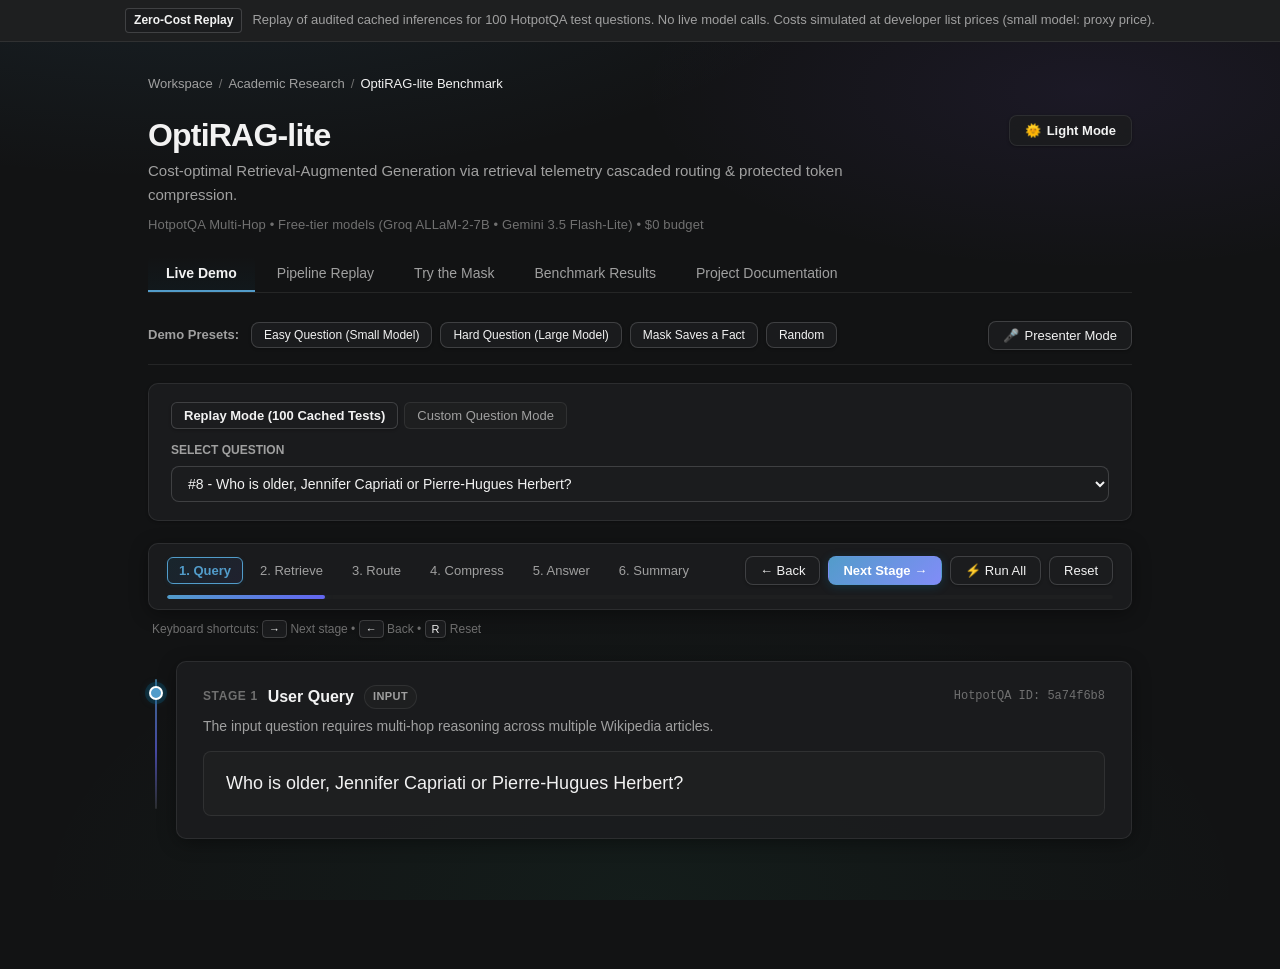
<file: demo_site/index.html>
<!DOCTYPE html>
<html lang="en" data-theme="dark">
<head>
  <meta charset="UTF-8">
  <meta name="viewport" content="width=device-width, initial-scale=1.0">
  <title>OptiRAG-lite &bull; Cost-Optimal RAG Optimization &amp; PTM Compression</title>
  <link rel="stylesheet" href="style.css">
</head>
<body>

  <!-- Top Notice Banner -->
  <div class="notion-banner">
    <span class="notion-pill">Zero-Cost Replay</span>
    <span>Replay of audited cached inferences for 100 HotpotQA test questions. No live model calls. Costs simulated at developer list prices (small model: proxy price).</span>
  </div>

  <div class="notion-layout">
    <!-- Breadcrumb Navigation -->
    <div class="breadcrumbs">
      <span>Workspace</span>
      <span class="sep">/</span>
      <span>Academic Research</span>
      <span class="sep">/</span>
      <span style="color: var(--text-primary); font-weight: 500;">OptiRAG-lite Benchmark</span>
    </div>

    <!-- Page Header (Simplified & Minimalist) -->
    <div class="page-title-row">
      <div>
        <h1 class="page-title">OptiRAG-lite</h1>
        <p class="page-desc">
          Cost-optimal Retrieval-Augmented Generation via retrieval telemetry cascaded routing &amp; protected token compression.
        </p>
        <div class="header-metadata">
          HotpotQA Multi-Hop &bull; Free-tier models (Groq ALLaM-2-7B &bull; Gemini 3.5 Flash-Lite) &bull; $0 budget
        </div>
      </div>
      <div>
        <button id="btnThemeToggle" class="theme-toggle-btn" title="Toggle Light/Dark Theme">
          <span id="themeIcon">🌞</span>
          <span id="themeLabel">Light Mode</span>
        </button>
      </div>
    </div>

    <!-- Navigation Tabs (Clean text, zero emoji clutter) -->
    <div class="notion-views-bar" role="tablist">
      <button class="tab-btn active" data-tab="live" role="tab">Live Demo</button>
      <button class="tab-btn" data-tab="pipeline" role="tab">Pipeline Replay</button>
      <button class="tab-btn" data-tab="mask" role="tab">Try the Mask</button>
      <button class="tab-btn" data-tab="results" role="tab">Benchmark Results</button>
      <button class="tab-btn" data-tab="about" role="tab">Project Documentation</button>
    </div>

    <!-- ============================================================== -->
    <!-- TAB 1: LIVE DEMO (NEW INTERACTIVE STEPPER) -->
    <!-- ============================================================== -->
    <section id="tab-live" class="tab-content active">

      <!-- Presets & Presenter Mode Bar -->
      <div class="live-presets-bar">
        <span class="preset-label">Demo Presets:</span>
        <button class="notion-btn live-preset-btn" id="livePresetEasy" title="Query routed to Small model that answers correctly">Easy Question (Small Model)</button>
        <button class="notion-btn live-preset-btn" id="livePresetHard" title="Query requiring escalation to Large model">Hard Question (Large Model)</button>
        <button class="notion-btn live-preset-btn" id="livePresetMask" title="Query where PTM protected facts from being dropped">Mask Saves a Fact</button>
        <button class="notion-btn live-preset-btn" id="livePresetRandom" title="Pick a random query from the 100 test questions">Random</button>
        
        <div style="margin-left: auto; display: flex; align-items: center; gap: 8px;">
          <button class="notion-btn" id="btnPresenterMode" title="Toggle larger fonts, keyboard stepping, and clean layout for presentations">
            <span id="presenterIcon">🎤</span>
            <span id="presenterText">Presenter Mode</span>
          </button>
        </div>
      </div>

      <!-- Mode Selector & Question Input Area -->
      <div class="live-input-container">
        <div class="live-mode-switch">
          <button class="mode-pill active" id="btnModeReplay">Replay Mode (100 Cached Tests)</button>
          <button class="mode-pill" id="btnModeCustom">Custom Question Mode</button>
        </div>

        <!-- Replay Mode: Question Selector -->
        <div id="liveReplayWrap" class="live-selector-wrap">
          <label style="font-size: 12px; font-weight: 600; text-transform: uppercase; color: var(--text-secondary); margin-bottom: 6px; display: block;">Select Question</label>
          <select id="liveQuerySelect" style="width: 100%;">
            <option value="">Loading test questions...</option>
          </select>
        </div>

        <!-- Custom Mode: Freeform Input -->
        <div id="liveCustomWrap" class="live-custom-wrap" style="display: none;">
          <label style="font-size: 12px; font-weight: 600; text-transform: uppercase; color: var(--text-secondary); margin-bottom: 6px; display: block;">Type Any Question</label>
          <div style="display: flex; gap: 8px;">
            <input type="text" id="liveCustomInput" placeholder="Type a multi-hop question (e.g. When was the singer of the Commodores born?)..." style="flex: 1;">
            <button class="notion-btn primary" id="btnLiveCustomRun">Match &amp; Run</button>
          </div>
          <div id="liveCustomNote" class="live-custom-note" style="display: none;"></div>
        </div>
      </div>

      <!-- Stepper Progress & Action Controls -->
      <div class="stepper-nav-bar">
        <div class="stepper-nav-top">
          <div class="stepper-pills">
            <button class="step-pill active" data-step="1">1. Query</button>
            <button class="step-pill" data-step="2">2. Retrieve</button>
            <button class="step-pill" data-step="3">3. Route</button>
            <button class="step-pill" data-step="4">4. Compress</button>
            <button class="step-pill" data-step="5">5. Answer</button>
            <button class="step-pill" data-step="6">6. Summary</button>
          </div>
          <div class="stepper-actions">
            <button class="notion-btn" id="btnLivePrev" title="Previous Stage (Left Arrow)">← Back</button>
            <button class="notion-btn primary" id="btnLiveNext" title="Next Stage (Right Arrow)">Next Stage →</button>
            <button class="notion-btn" id="btnLiveRunAll" title="Run all pipeline stages automatically">⚡ Run All</button>
            <button class="notion-btn" id="btnLiveReset" title="Reset to start (R)">Reset</button>
          </div>
        </div>
        <div class="stepper-progress-track">
          <div class="stepper-progress-fill" id="liveProgressFill" style="width: 16.66%;"></div>
        </div>
      </div>
      <div class="stepper-hint">
        <span>Keyboard shortcuts: <kbd>→</kbd> Next stage &bull; <kbd>←</kbd> Back &bull; <kbd>R</kbd> Reset</span>
      </div>

      <!-- Stepper Stages Container with Flow Spine -->
      <div class="flow-stepper-wrap">
        <div class="flow-spine-line" id="flowSpineLine"></div>
        <div id="liveStepperContainer">

          <!-- Stage 1: Query -->
          <div class="stepper-card flow-step" id="liveStep1">
            <div class="flow-node active" id="flowNode1"></div>
            <div class="stage-header">
              <span class="stage-num">Stage 1</span>
              <span class="stage-title">User Query</span>
              <span class="stage-io-badge input">INPUT</span>
              <span id="liveQidBadge" style="margin-left: auto; font-size: 12px; color: var(--text-tertiary); font-family: 'SFMono-Regular', Menlo, monospace;"></span>
            </div>
            <div class="stage-summary">
              The input question requires multi-hop reasoning across multiple Wikipedia articles.
            </div>
            <div class="stage-body">
              <div class="live-query-display" id="liveQuestionText">Loading question...</div>
            </div>
          </div>

          <!-- Stage 2: Retrieve -->
          <div class="stepper-card flow-step hidden" id="liveStep2">
            <div class="flow-node" id="flowNode2"></div>
            <div class="stage-header">
              <span class="stage-num">Stage 2</span>
              <span class="stage-title">Dense Retrieval &amp; Confidence</span>
              <span class="stage-io-badge output">OUTPUT: TOP-5 PASSAGES</span>
              <span id="liveRetrievalConfidenceBadge" class="badge-notion success" style="margin-left: auto;">Retrieval Confidence: High</span>
            </div>
            <div class="stage-summary">
              Retrieved top-5 passages using MiniLM embeddings and FAISS index. Telemetry signals quantify retrieval ambiguity.
            </div>
            <div class="stage-body">
              <div class="live-passages-list" id="livePassagesList"></div>
            </div>
          </div>

          <!-- Stage 3: Route -->
          <div class="stepper-card flow-step hidden" id="liveStep3">
            <div class="flow-node" id="flowNode3"></div>
            <div class="stage-header">
              <span class="stage-num">Stage 3</span>
              <span class="stage-title">Cascade Routing</span>
              <span class="stage-io-badge output">DECISION</span>
              <span id="liveRouteDecisionBadge" class="badge-notion success" style="margin-left: auto;">ROUTE TO SMALL MODEL</span>
            </div>
            <div class="stage-summary">
              Classifier evaluates retrieval confidence to decide if the cheap 7B model is sufficient or if the frontier model is needed.
            </div>
            <div class="stage-body">
              <div class="live-route-explanation" id="liveRouteReasonText">
                Retrieval confidence is high and multi-hop complexity is low, so the fast 7B model is sufficient to answer accurately at 90% lower cost.
              </div>
              <div class="route-gate-diagram" id="liveRouteGateDiagram">
                <div class="gate-node input-node">
                  <span class="node-label">Telemetry Hardness Score</span>
                  <span class="node-val" id="liveRouteGateVal">P(hard) = 0.417</span>
                </div>
                <div class="gate-branch-split">
                  <div class="gate-branch-arm" id="gateArmSmall">
                    <div class="gate-branch-header">
                      <span class="arm-cond">&lt; 0.520 Threshold</span>
                      <span class="arm-tag small">Cost: $0.02 / 1k</span>
                    </div>
                    <div class="gate-branch-title">Small Tier: ALLaM-2-7B</div>
                  </div>
                  <div class="gate-branch-arm" id="gateArmLarge">
                    <div class="gate-branch-header">
                      <span class="arm-cond">&ge; 0.520 Threshold</span>
                      <span class="arm-tag large">Cost: $0.23 / 1k</span>
                    </div>
                    <div class="gate-branch-title">Large Tier: Gemini 3.5 Flash-Lite</div>
                  </div>
                </div>
              </div>
            </div>
          </div>

          <!-- Stage 4: Compress -->
          <div class="stepper-card flow-step hidden" id="liveStep4">
            <div class="flow-node" id="flowNode4"></div>
            <div class="stage-header">
              <span class="stage-num">Stage 4</span>
              <span class="stage-title">PTM Context Compression</span>
              <span class="stage-io-badge output">COMPRESSED CONTEXT</span>
              <span id="liveCompressionBadge" class="badge-notion info" style="margin-left: auto;">41% Shorter &bull; 536 → 318 tokens</span>
            </div>
            <div class="stage-summary">
              LLMLingua-2 prunes filler text while the Protected Token Mask (PTM) locks in numbers, dates, currency, and negations in color.
            </div>
            <div class="stage-body">
              <div class="compression-flow-meter" id="liveCompressionMeter">
                <div class="flow-meter-bar">
                  <div class="flow-meter-retained" id="liveMeterRetained" style="width: 59%;"></div>
                  <div class="flow-meter-pruned" id="liveMeterPruned" style="width: 41%;"></div>
                </div>
                <div class="flow-meter-legend">
                  <span class="meter-legend-item"><span class="legend-dot retained"></span> <span id="liveMeterRetainedText">Retained Context (318 tokens)</span></span>
                  <span class="meter-legend-item"><span class="legend-dot pruned"></span> <span id="liveMeterPrunedText">Pruned Peripheral Tokens (-41%)</span></span>
                </div>
              </div>
              <div class="live-compress-compare">
                <div class="compress-col">
                  <div class="compress-col-title">Original Context (Protected Spans &amp; Pruned Faded Text)</div>
                  <div class="doc-text live-context-box" id="liveOrigContextView"></div>
                </div>
                <div class="compress-col">
                  <div class="compress-col-title">Compressed Context (Preserved Facts)</div>
                  <div class="doc-text live-context-box" id="liveCompContextView"></div>
                </div>
              </div>
            </div>
          </div>

          <!-- Stage 5: Answer -->
          <div class="stepper-card flow-step hidden" id="liveStep5">
            <div class="flow-node" id="flowNode5"></div>
            <div class="stage-header">
              <span class="stage-num">Stage 5</span>
              <span class="stage-title">Final Generation &amp; Evaluation</span>
              <span class="stage-io-badge output">FINAL ANSWER</span>
              <span id="liveModelBadge" class="badge-notion info" style="margin-left: auto;">Served by Small Tier (ALLaM-2-7B)</span>
            </div>
            <div class="stage-summary">
              The selected model generates the final answer using the compressed context.
            </div>
            <div class="stage-body">
              <div class="live-answer-card">
                <div class="live-answer-text" id="liveAnswerText">"..."</div>
                <div class="live-gold-reveal-wrap">
                  <button class="notion-btn" id="btnLiveRevealGold">Reveal Ground Truth</button>
                  <div id="liveGoldContainer" style="display: none; align-items: center; gap: 10px;">
                    <span style="font-size: 13px; font-weight: 600; text-transform: uppercase; color: var(--text-secondary);">Ground Truth:</span>
                    <span id="liveGoldAnswerText" class="badge-notion success" style="font-size: 15px;"></span>
                    <span id="liveEvalStatusBadge" class="badge-notion"></span>
                  </div>
                </div>
              </div>
            </div>
          </div>

          <!-- Stage 6: Summary Strip -->
          <div class="stepper-card flow-step hidden" id="liveStep6">
            <div class="flow-node" id="flowNode6"></div>
            <div class="stage-header">
              <span class="stage-num">Stage 6</span>
              <span class="stage-title">Pipeline Impact Summary</span>
              <span class="stage-io-badge output">OPTIMIZATION RESULT</span>
            </div>
            <div class="stage-summary">
              One-line comparison between standard uncompressed large-model baseline and the OptiRAG pipeline.
            </div>
            <div class="stage-body">
              <div class="live-summary-strip" id="liveSummaryStrip"></div>
            </div>
          </div>

        </div>
      </div>
    </section>

    <!-- ============================================================== -->
    <!-- TAB 2: PIPELINE REPLAY (SIMPLIFIED & CLEANED) -->
    <!-- ============================================================== -->
    <section id="tab-pipeline" class="tab-content">

      <!-- Query Selector -->
      <div class="query-picker-wrap">
        <div class="search-field">
          <input type="text" id="querySearch" placeholder="Type to filter 100 test questions by keyword or ID..." autocomplete="off">
          <select id="querySelect" style="margin-top: 8px;">
            <option value="">Loading test questions...</option>
          </select>
        </div>
        <div style="display: flex; align-items: flex-end;">
          <button id="btnRandom" class="notion-btn">Random Question</button>
        </div>
      </div>

      <!-- Step 1: Question & Gold Answer -->
      <div class="notion-block">
        <div class="block-header">
          <span class="block-title">1. Question &amp; Target</span>
          <span id="qidBadge" style="margin-left: auto; font-size: 13px; color: var(--text-tertiary); font-family: 'SFMono-Regular', Menlo, monospace;"></span>
        </div>
        <p class="block-plain-desc">Multi-hop query evaluated against HotpotQA distractor Wikipedia passages.</p>
        <div class="question-card">
          <div id="questionText" class="q-main-text">Loading question...</div>
          <div style="display: flex; align-items: center; gap: 12px; flex-wrap: wrap;">
            <button id="btnRevealGold" class="notion-btn">Reveal Gold Answer</button>
            <div id="goldAnswerContainer" style="display: none; align-items: center; gap: 8px;">
              <span style="font-size: 13px; font-weight: 600; text-transform: uppercase; color: var(--text-secondary);">Ground Truth:</span>
              <span id="goldAnswerText" class="badge-notion success" style="font-size: 15px;"></span>
            </div>
          </div>
        </div>
      </div>

      <!-- Step 2: Dense Retrieval Chunks & Telemetry -->
      <div class="notion-block">
        <div class="block-header">
          <span class="block-title">2. Dense Retrieval (Top-5 Passages)</span>
          <span id="retrievalCoverageBadge" style="margin-left: auto; display: none;"></span>
        </div>
        <p class="block-plain-desc">Top 5 passages retrieved using MiniLM-L6-v2 embeddings with inner-product FAISS index.</p>
        
        <div id="chunksList" class="chunks-container">
          <!-- Populated by JS -->
        </div>

        <!-- Telemetry collapsed by default to avoid clutter -->
        <details class="details-toggle" id="telemetryDetails">
          <summary class="details-summary">Show telemetry metrics (8 retrieval signals &amp; score distribution)</summary>
          <div class="details-content">
            <div class="telemetry-grid" id="telemetryStrip">
              <!-- 8 Telemetry Features -->
            </div>
          </div>
        </details>
      </div>

      <!-- Step 3: Cascade Router Decision -->
      <div class="notion-block">
        <div class="block-header">
          <span class="block-title">3. Cascade Router Decision</span>
        </div>
        <p class="block-plain-desc">Trained classifier evaluates query difficulty to route to the small model or escalate to the large model.</p>

        <div class="router-panel">
          <div>
            <label style="font-size: 12px; font-weight: 600; text-transform: uppercase; color: var(--text-secondary); display: block; margin-bottom: 6px;">Router Model Architecture</label>
            <select id="routerVariantSelect">
              <option value="telemetry_only_logistic" selected>Telemetry-Only (Logistic Regression, 8 features) [Recommended]</option>
              <option value="telemetry_only_mlp">Telemetry-Only (PyTorch MLP, 8 features)</option>
              <option value="query_only_logistic">Query-Only (Logistic Regression, 385 features)</option>
              <option value="both_logistic">Both Features (Logistic Regression, 393 features)</option>
              <option value="heuristic">Heuristic Baseline (Score &lt; 0.70 or keyword)</option>
            </select>
            <p id="variantDesc" style="font-size: 13px; color: var(--text-secondary); margin-top: 6px;"></p>
          </div>

          <div id="thresholdControlGroup">
            <label style="font-size: 12px; font-weight: 600; text-transform: uppercase; color: var(--text-secondary); display: block; margin-bottom: 6px;">
              Escalation Threshold &tau; 
              <span style="font-weight: 500; color: var(--text-blue);">(Train-calibrated: &tau; = 0.520 for 30% Large budget)</span>
            </label>
            <div class="slider-container">
              <input type="range" id="thresholdSlider" min="0.00" max="1.00" step="0.01" value="0.52">
              <span id="thresholdValue" class="slider-val-tag">0.52</span>
            </div>
            <div style="display: flex; justify-content: space-between; font-size: 11px; color: var(--text-tertiary); margin-top: 4px;">
              <span>0.00 (Always Large)</span>
              <span>Calibrated: 0.52</span>
              <span>1.00 (Always Small)</span>
            </div>
          </div>
        </div>

        <div id="routerDecisionBanner" class="router-decision-card">
          <div>
            <div style="font-size: 11px; font-weight: 600; text-transform: uppercase; color: var(--text-tertiary); letter-spacing: 0.04em;">Predicted P(hard = 1)</div>
            <div id="probHardValue" style="font-size: 26px; font-weight: 600; font-family: 'SFMono-Regular', Menlo, monospace; color: var(--text-primary);">0.0000</div>
          </div>
          <div style="text-align: right;">
            <div style="font-size: 11px; font-weight: 600; text-transform: uppercase; color: var(--text-tertiary); letter-spacing: 0.04em;">Routing Action</div>
            <div id="decisionText" style="font-size: 20px; font-weight: 600;">ROUTE -> SMALL TIER</div>
          </div>
        </div>
      </div>

      <!-- Step 4: PTM Context Compression -->
      <div class="notion-block">
        <div class="block-header">
          <span class="block-title">4. Protected Token Mask (PTM) &amp; Context Compression</span>
        </div>
        <p class="block-plain-desc">Neural token pruning via LLMLingua-2 with guaranteed regex preservation of high-entropy entities.</p>

        <div class="compression-toggle-bar">
          <label class="toggle-switch-wrap">
            <input type="checkbox" id="compressToggle" style="width: 18px; height: 18px; accent-color: var(--text-primary); cursor: pointer;" checked>
            <span>Enable PTM + LLMLingua-2 Context Compression (Target Rate: 0.5)</span>
          </label>
          <div id="compBypassBadge" style="font-size: 13px; font-weight: 600;"></div>
        </div>

        <div class="notion-legend">
          <span style="font-weight: 600; color: var(--text-secondary); text-transform: uppercase; font-size: 11px; letter-spacing: 0.04em;">PTM Protected Entities:</span>
          <span class="legend-tag"><span class="color-dot" style="background: var(--ptm-currency-text)"></span> Currency</span>
          <span class="legend-tag"><span class="color-dot" style="background: var(--ptm-date-text)"></span> Date</span>
          <span class="legend-tag"><span class="color-dot" style="background: var(--ptm-percent-text)"></span> Percent</span>
          <span class="legend-tag"><span class="color-dot" style="background: var(--ptm-negation-text)"></span> Negation</span>
          <span class="legend-tag"><span class="color-dot" style="background: var(--ptm-number-text)"></span> Number</span>
        </div>

        <div class="compare-grid">
          <div class="compare-col">
            <div class="col-meta">
              <span>Original Context (With PTM Spans)</span>
              <span id="origTokCount">Tokens: -</span>
            </div>
            <div id="originalContextView" class="doc-text"></div>
          </div>

          <div class="compare-col">
            <div class="col-meta">
              <span>Compressed Context (LLMLingua-2 + PTM)</span>
              <span id="compTokCount">Tokens: -</span>
            </div>
            <div id="compressedContextView" class="doc-text"></div>
          </div>
        </div>

        <div class="notion-callout yellow" style="margin-top: 14px;">
          <div class="callout-body">
            <strong>Latency Note:</strong> Context compression was precomputed on CPU in this project; takes about 7 s per query on 2 CPU threads. Compression is a token (~40%) and financial cost (~36%) optimization, rather than a latency saving on free-tier APIs.
          </div>
        </div>
      </div>

      <!-- Step 5: Final Dispatch, Answers & Economics -->
      <div class="notion-block">
        <div class="block-header">
          <span class="block-title">5. Final Dispatch &amp; Economics</span>
        </div>
        <p class="block-plain-desc">Final generation generated by routed model using compressed context.</p>

        <div class="answer-panel">
          <div class="final-answer-card">
            <div class="served-tier-title" id="activeModelLabel">Served by Small Tier (ALLaM-2-7B on Groq)</div>
            <div id="activeAnswerText" class="answer-body-text">"Loading answer..."</div>
            <div id="evalBadgeContainer" style="margin-top: 12px; display: none;"></div>
          </div>

          <div class="metric-column">
            <div class="metric-card">
              <div class="m-label">LLM Latency</div>
              <div id="valLlmLats" class="m-value">- s</div>
            </div>
            <div class="metric-card">
              <div class="m-label">End-to-End Latency</div>
              <div id="valE2eLats" class="m-value">- s</div>
            </div>
            <div class="metric-card">
              <div class="m-label">Simulated Cost / 1k</div>
              <div id="valCost1k" class="m-value">$ -</div>
            </div>
            <div class="metric-card">
              <div class="m-label">Simulated Cost / Query</div>
              <div id="valCostQuery" class="m-value">$ -</div>
            </div>
          </div>
        </div>
      </div>

    </section>

    <!-- ============================================================== -->
    <!-- TAB 3: TRY THE MASK (PTM LIVE TESTER) -->
    <!-- ============================================================== -->
    <section id="tab-mask" class="tab-content">
      <div class="notion-block">
        <div class="block-header">
          <span class="block-title">Protected Token Mask (PTM) Interactive Sandbox</span>
          <span class="badge-notion info" style="margin-left: auto;">Client-Side JavaScript Engine</span>
        </div>

        <div class="notion-callout blue">
          <div class="callout-body">
            Type or paste any text below. The JavaScript engine (with 100% exact parity to Python <code>ptm.py</code>) instantly scans and highlights high-entropy tokens across 5 entity types. 
            <strong>Note: This sandbox runs the mask only, not the neural compressor.</strong>
          </div>
        </div>

        <div style="display: flex; gap: 8px; margin-bottom: 12px; flex-wrap: wrap; align-items: center;">
          <span style="font-size: 13px; font-weight: 600; color: var(--text-secondary); text-transform: uppercase;">Pre-filled Examples:</span>
          <button id="exBtnFinance" class="notion-btn">Financial &amp; Negation</button>
          <button id="exBtnBio" class="notion-btn">Date-Heavy Biography</button>
          <button id="exBtnPlain" class="notion-btn">Plain Sentence (No Entities)</button>
        </div>

        <textarea id="maskInput" rows="5" placeholder="Type or paste arbitrary text here..."></textarea>

        <div class="notion-legend" style="margin-top: 14px;">
          <span style="font-weight: 600; color: var(--text-secondary); text-transform: uppercase; font-size: 11px; letter-spacing: 0.04em;">Legend:</span>
          <span class="legend-tag"><span class="color-dot" style="background: var(--ptm-currency-text)"></span> Currency</span>
          <span class="legend-tag"><span class="color-dot" style="background: var(--ptm-date-text)"></span> Date</span>
          <span class="legend-tag"><span class="color-dot" style="background: var(--ptm-percent-text)"></span> Percent</span>
          <span class="legend-tag"><span class="color-dot" style="background: var(--ptm-negation-text)"></span> Negation</span>
          <span class="legend-tag"><span class="color-dot" style="background: var(--ptm-number-text)"></span> Number</span>
        </div>

        <div style="margin-top: 16px;">
          <div style="font-size: 12px; font-weight: 600; text-transform: uppercase; color: var(--text-tertiary); margin-bottom: 6px;">Live Highlighted Preview</div>
          <div id="maskHighlightPreview" class="doc-text" style="background: var(--bg-card); min-height: 110px; border: 1px solid var(--border-medium); border-radius: 6px; padding: 16px;"></div>
        </div>

        <!-- Entity Counters -->
        <div class="telemetry-grid" style="margin-top: 18px;">
          <div class="telemetry-card">
            <div class="telemetry-label">Currency</div>
            <div id="cntCurrency" class="telemetry-value">0</div>
          </div>
          <div class="telemetry-card">
            <div class="telemetry-label">Date</div>
            <div id="cntDate" class="telemetry-value">0</div>
          </div>
          <div class="telemetry-card">
            <div class="telemetry-label">Percent</div>
            <div id="cntPercent" class="telemetry-value">0</div>
          </div>
          <div class="telemetry-card">
            <div class="telemetry-label">Negation</div>
            <div id="cntNegation" class="telemetry-value">0</div>
          </div>
          <div class="telemetry-card">
            <div class="telemetry-label">Number</div>
            <div id="cntNumber" class="telemetry-value">0</div>
          </div>
          <div class="telemetry-card" style="border-color: var(--text-blue);">
            <div class="telemetry-label">Words Protected</div>
            <div id="pctProtectedWords" class="telemetry-value" style="color: var(--text-blue);">0.0%</div>
          </div>
        </div>
      </div>
    </section>

    <!-- ============================================================== -->
    <!-- TAB 4: BENCHMARK RESULTS (HERO VIEW + EXPANDABLE DETAILS) -->
    <!-- ============================================================== -->
    <section id="tab-results" class="tab-content">

      <!-- Hero View: Headline Numbers -->
      <div class="hero-headline-grid">
        <div class="hero-metric-card">
          <div class="hero-metric-label">Cost Saved</div>
          <div class="hero-metric-value">-68% Cost</div>
          <div class="hero-metric-desc">$0.229 → $0.074 / 1k queries using Telemetry Router + PTM vs. Always-Large.</div>
        </div>
        <div class="hero-metric-card">
          <div class="hero-metric-label">Accuracy Retained</div>
          <div class="hero-metric-value">88% Retained</div>
          <div class="hero-metric-desc">42.0% accuracy vs 48.0% Always-Large (paired bootstrap diff 95% CI spans zero).</div>
        </div>
        <div class="hero-metric-card">
          <div class="hero-metric-label">Fact Preservation</div>
          <div class="hero-metric-value">100% Fact Survival</div>
          <div class="hero-metric-desc">Numbers, dates, negations, and percentages preserved with zero word-level drops.</div>
        </div>
      </div>

      <!-- Hero View: Cost vs Accuracy Frontier Chart -->
      <div class="figure-block hero-figure-block">
        <img src="assets/pareto_v4.png" alt="Accuracy and End-to-end latency vs simulated cost trade-offs" loading="lazy">
        <div class="figure-caption">
          <strong>Hero Benchmark: Accuracy and end-to-end latency vs. simulated cost trade-offs (N=100 test).</strong> Routers achieve 41-44% accuracy at 40-50% lower cost, while PTM adds ~6.87s CPU latency overhead to reduce token costs by ~36%.
        </div>
      </div>

      <!-- Expandable Full Results & Tables -->
      <details class="details-toggle" id="fullResultsDetails" style="margin-top: 24px;">
        <summary class="details-summary">Show full benchmark results, statistical findings &amp; tables</summary>
        <div class="details-content">
          
          <!-- 3 Core Findings Callout Blocks -->
          <div class="notion-callout green" style="margin-bottom: 12px;">
            <div class="callout-body">
              <strong>Finding 1 &bull; PTM Preserves Critical Facts Through Compression:</strong> Numbers, negations, and percentages achieved 100.0% survival (1,667/1,667 numbers, 69/69 negations, 6/6 percents). Dates and currency achieved 99.7% and 85.7% exact span survival, and <strong>100.0% word/digit-level survival</strong> after punctuation normalization (0 constituent words dropped across all 120 missed date spans).
            </div>
          </div>

          <div class="notion-callout red" style="margin-bottom: 12px;">
            <div class="callout-body">
              <strong>Finding 2 &bull; Retrieval Completeness Dominates Accuracy:</strong> When all gold paragraphs were retrieved in the top-5 (49% of test queries), Large tier accuracy reached <strong>85.71% [75.51, 93.93]</strong> and Small reached <strong>57.14% [42.86, 71.43]</strong>. When retrieval missed at least one gold paragraph (51% of test), Large accuracy collapsed to <strong>11.76% [3.92, 21.57]</strong> and Small to <strong>19.61% [9.80, 31.37]</strong>.
            </div>
          </div>

          <div class="notion-callout yellow" style="margin-bottom: 20px;">
            <div class="callout-body">
              <strong>Finding 3 &bull; Cascade Routing &amp; Latency Limits:</strong> At N=100 test queries, learned routers did not statistically significantly beat cost-matched random routing (paired 95% CIs span zero). Context compression on CPU adds ~6.87s latency overhead, making it a <strong>token (~40%) and cost (~36%) optimization</strong>, rather than a wall-clock latency saving on free-tier APIs.
            </div>
          </div>

          <!-- Audited Benchmark Summary Table -->
          <div class="notion-block">
            <div class="block-header">
              <span class="block-title">Full Pipeline Benchmark Table (Audited summary_v4.csv)</span>
            </div>
            <div class="notion-table-wrap">
              <table id="benchmarkTable">
                <thead>
                  <tr>
                    <th>System</th>
                    <th>Threshold Method</th>
                    <th>&tau;</th>
                    <th>Large %</th>
                    <th>Accuracy [95% CI]</th>
                    <th>Mean F1</th>
                    <th>Simulated Cost / 1k</th>
                    <th>LLM Latency</th>
                    <th>End-to-End Latency</th>
                  </tr>
                </thead>
                <tbody>
                  <!-- Populated by JS -->
                </tbody>
              </table>
            </div>
          </div>

          <!-- Pricing Disclosure Table -->
          <div class="notion-block">
            <div class="block-header">
              <span class="block-title">Simulated Pricing Model Disclosures</span>
            </div>
            <p style="color: var(--text-secondary); font-size: 14px; margin-bottom: 12px;">
              OptiRAG-lite was built with strictly $0 actual spend using free-tier API quotas. Pricing reported below reflects standard developer list prices used solely to model production economics.
            </p>
            <div class="notion-table-wrap">
              <table>
                <thead>
                  <tr>
                    <th>Tier</th>
                    <th>Model</th>
                    <th>Billed Spend</th>
                    <th>Simulated Prompt / 1M</th>
                    <th>Simulated Completion / 1M</th>
                    <th>Pricing Disclosure Label</th>
                  </tr>
                </thead>
                <tbody>
                  <tr>
                    <td><strong>Small Tier</strong></td>
                    <td>ALLaM-2-7B (Groq)</td>
                    <td><span class="badge-notion success">$0.00 (Free Tier)</span></td>
                    <td>$0.05</td>
                    <td>$0.08</td>
                    <td><span class="badge-notion info">small-model price is a proxy (8B list proxy)</span></td>
                  </tr>
                  <tr>
                    <td><strong>Large Tier</strong></td>
                    <td>Gemini 3.5 Flash-Lite (AI Studio)</td>
                    <td><span class="badge-notion success">$0.00 (Free Tier)</span></td>
                    <td>$0.30</td>
                    <td>$2.50</td>
                    <td><span class="badge-notion info">simulated list price, not billed</span></td>
                  </tr>
                </tbody>
              </table>
            </div>
          </div>

          <!-- Additional Figures -->
          <div class="figure-block">
            <img src="assets/retrieval_accuracy_v3.png" alt="Retrieval completeness impact on accuracy" loading="lazy">
            <div class="figure-caption">
              <strong>Figure 1: Accuracy depends heavily on retrieval completeness.</strong> Large tier accuracy is 85.7% with complete retrieval but drops to 11.8% when any gold paragraph is missing (N=100 test).
            </div>
          </div>

          <div class="figure-block">
            <img src="assets/ptm_survival_v4.png" alt="PTM Entity survival rates" loading="lazy">
            <div class="figure-caption">
              <strong>Figure 2: Protected entity survival across compression modes.</strong> PTM preserves 100% of numbers, negations, and percentages, and achieves 100% word-level preservation for dates and currency after punctuation normalization.
            </div>
          </div>

        </div>
      </details>

    </section>

    <!-- ============================================================== -->
    <!-- TAB 5: PROJECT DOCUMENTATION (METADATA DETAILS MOVED HERE) -->
    <!-- ============================================================== -->
    <section id="tab-about" class="tab-content">
      
      <!-- Full Project Properties Grid (Moved from header) -->
      <div class="notion-properties" style="margin-top: 0;">
        <div class="prop-item">
          <span class="prop-key">Status</span>
          <span class="prop-val"><span class="badge-notion success">Audited Benchmark (N=100)</span></span>
        </div>
        <div class="prop-item">
          <span class="prop-key">Budget</span>
          <span class="prop-val">$0.00 (100% Free-Tier APIs)</span>
        </div>
        <div class="prop-item">
          <span class="prop-key">Small Tier</span>
          <span class="prop-val">ALLaM-2-7B (Groq, 8B proxy)</span>
        </div>
        <div class="prop-item">
          <span class="prop-key">Large Tier</span>
          <span class="prop-val">Gemini 3.5 Flash-Lite (Google AI Studio)</span>
        </div>
        <div class="prop-item">
          <span class="prop-key">Author</span>
          <span class="prop-val">Ishaan Naik (Symbiosis Inst. of Tech)</span>
        </div>
        <div class="prop-item">
          <span class="prop-key">Dataset</span>
          <span class="prop-val">HotpotQA Multi-Hop (CC BY-SA 4.0)</span>
        </div>
      </div>

      <div class="notion-block">
        <div class="block-header">
          <span class="block-title">About OptiRAG-lite</span>
        </div>

        <p style="color: var(--text-primary); margin-bottom: 16px; line-height: 1.6;">
          <strong>OptiRAG-lite</strong> is an empirical investigation into cost-accuracy-latency trade-offs in Retrieval-Augmented Generation (RAG) pipelines under strict zero-budget constraints ($0 actual project spend).
        </p>

        <h3 style="font-size: 17px; font-weight: 600; color: var(--text-primary); margin: 20px 0 10px 0;">Architecture Overview</h3>
        <p style="color: var(--text-secondary); margin-bottom: 12px;">
          The system integrates three core optimization stages:
        </p>
        <ol style="padding-left: 20px; color: var(--text-primary); margin-bottom: 16px; line-height: 1.6;">
          <li style="margin-bottom: 8px;"><strong>Dense Retrieval &amp; Telemetry Extraction:</strong> Encodes passages with <code>sentence-transformers/all-MiniLM-L6-v2</code> and queries a flat FAISS index over HotpotQA passages. Computes 8 low-dimensional retrieval confidence metrics (top-1 score, score gap, entropy, chunk similarity, token volume).</li>
          <li style="margin-bottom: 8px;"><strong>Confidence-Based Cascade Routing:</strong> Evaluates query difficulty using train-calibrated classifiers. Queries likely to be answered correctly by the small tier stay with the small model; challenging multi-hop queries escalate to the large tier.</li>
          <li style="margin-bottom: 8px;"><strong>Protected Token Mask (PTM) Context Compression:</strong> Uses <code>microsoft/llmlingua-2-bert-base-multilingual-cased-meetingbank</code> to prune 40-50% of peripheral tokens while enforcing hard regex retention of high-entropy entities (dates, currency, negations, numbers).</li>
        </ol>

        <h3 style="font-size: 17px; font-weight: 600; color: var(--text-primary); margin: 20px 0 10px 0;">Model Quotas &amp; Infrastructure</h3>
        <ul style="padding-left: 20px; color: var(--text-primary); margin-bottom: 16px; line-height: 1.6;">
          <li style="margin-bottom: 6px;"><strong>Small Tier:</strong> <code>allam-2-7b</code> via Groq Cloud free tier (30 RPM, 6,000 TPM limit). Cost modeled via an 8B-class list price proxy ($0.05 / $0.08 per 1M tokens).</li>
          <li style="margin-bottom: 6px;"><strong>Large Tier:</strong> <code>gemini-3.5-flash-lite</code> via Google AI Studio free tier (15 RPM, 250,000 TPM, provisional 500 RPD). Modeled at official list rates ($0.30 / $2.50 per 1M tokens).</li>
          <li style="margin-bottom: 6px;"><strong>Embedding:</strong> <code>all-MiniLM-L6-v2</code> (384-dimensional dense vectors, local CPU).</li>
          <li style="margin-bottom: 6px;"><strong>Compression:</strong> LLMLingua-2 BERT-base (local CPU, 2 threads).</li>
        </ul>

        <h3 style="font-size: 17px; font-weight: 600; color: var(--text-primary); margin: 20px 0 10px 0;">Project Limitations</h3>
        <ul style="padding-left: 20px; color: var(--text-secondary); margin-bottom: 16px; line-height: 1.6;">
          <li style="margin-bottom: 6px;"><strong>Sample Size:</strong> 200 train queries and 100 test queries. With N=100 test queries, 95% bootstrap confidence intervals span approximately &plusmn;9 percentage points.</li>
          <li style="margin-bottom: 6px;"><strong>Small Model Capacity:</strong> ALLaM-2-7B is primarily optimized for Arabic-English tasks and achieves 38.0% accuracy on multi-hop HotpotQA English questions.</li>
          <li style="margin-bottom: 6px;"><strong>Simulated Costs:</strong> All pricing is simulated based on vendor list price sheets; zero actual currency was billed.</li>
          <li style="margin-bottom: 6px;"><strong>Static Replay:</strong> This web demonstration replays precomputed, cryptographically verified cached inference traces without executing live network requests.</li>
        </ul>

        <h3 style="font-size: 17px; font-weight: 600; color: var(--text-primary); margin: 20px 0 10px 0;">Author &amp; Academic Integrity</h3>
        <p style="color: var(--text-primary); margin-bottom: 8px;">
          <strong>Author:</strong> Ishaan Naik, Symbiosis Institute of Technology.
        </p>
        <p style="color: var(--text-secondary);">
          <strong>Dataset Attribution:</strong> Built using the HotpotQA dataset (<a href="https://hotpotqa.github.io/" target="_blank" rel="noopener" style="color: var(--text-blue);">Yang et al., 2018</a>), licensed under <a href="https://creativecommons.org/licenses/by-sa/4.0/" target="_blank" rel="noopener" style="color: var(--text-blue);">CC BY-SA 4.0</a>. Passage contents derive from Wikipedia under CC BY-SA licenses.
        </p>
      </div>
    </section>

  </div>

  <script src="ptm.js"></script>
  <script src="app.js"></script>
</body>
</html>
</file>
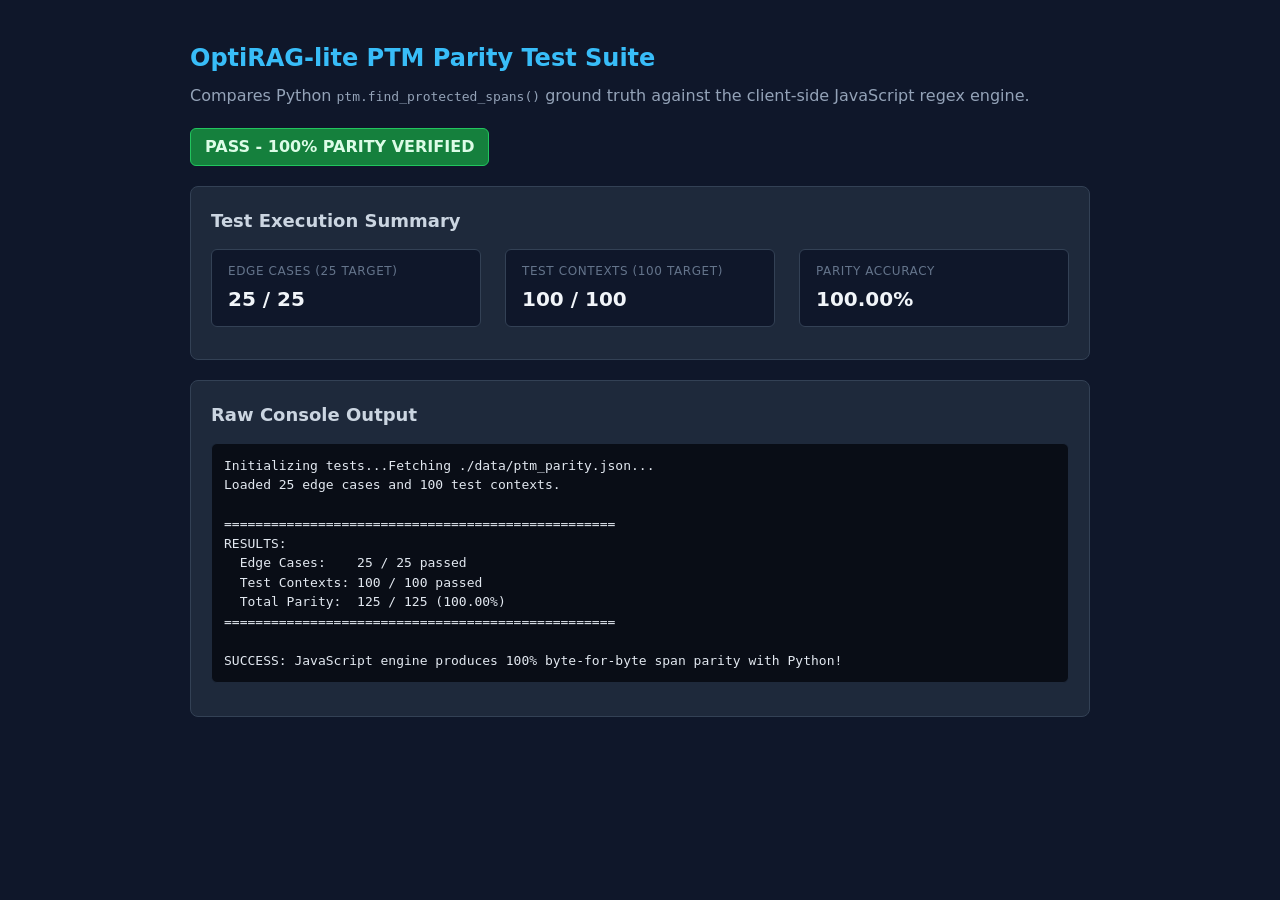
<file: demo_site/test.html>
<!DOCTYPE html>
<html lang="en">
<head>
  <meta charset="UTF-8">
  <meta name="viewport" content="width=device-width, initial-scale=1.0">
  <title>OptiRAG-lite PTM Parity Test Suite</title>
  <style>
    body {
      font-family: system-ui, -apple-system, Segoe UI, Roboto, Helvetica, Arial, sans-serif;
      margin: 0;
      padding: 24px;
      background: #0f172a;
      color: #f8fafc;
      line-height: 1.5;
    }
    .container {
      max-width: 900px;
      margin: 0 auto;
    }
    h1 {
      font-size: 24px;
      margin-bottom: 8px;
      color: #38bdf8;
    }
    p {
      color: #94a3b8;
      margin-top: 0;
      margin-bottom: 20px;
    }
    .badge {
      display: inline-block;
      padding: 6px 14px;
      font-weight: 700;
      border-radius: 6px;
      font-size: 16px;
      margin-bottom: 20px;
    }
    .badge.pass {
      background: #15803d;
      color: #dcfce7;
      border: 1px solid #22c55e;
    }
    .badge.fail {
      background: #b91c1c;
      color: #fee2e2;
      border: 1px solid #ef4444;
    }
    .badge.running {
      background: #0369a1;
      color: #e0f2fe;
    }
    .card {
      background: #1e293b;
      border: 1px solid #334155;
      border-radius: 8px;
      padding: 20px;
      margin-bottom: 20px;
    }
    .card h2 {
      font-size: 18px;
      margin-top: 0;
      color: #cbd5e1;
    }
    .stat-row {
      display: flex;
      gap: 24px;
      margin-bottom: 12px;
    }
    .stat {
      flex: 1;
      background: #0f172a;
      padding: 12px 16px;
      border-radius: 6px;
      border: 1px solid #334155;
    }
    .stat-label {
      font-size: 12px;
      text-transform: uppercase;
      letter-spacing: 0.05em;
      color: #64748b;
    }
    .stat-val {
      font-size: 20px;
      font-weight: 700;
      color: #f1f5f9;
      margin-top: 4px;
    }
    pre {
      background: #090d16;
      border: 1px solid #1e293b;
      padding: 12px;
      border-radius: 6px;
      overflow-x: auto;
      font-family: ui-monospace, SFMono-Regular, Menlo, Monaco, Consolas, monospace;
      font-size: 13px;
      color: #e2e8f0;
      max-height: 350px;
      overflow-y: auto;
    }
    .mismatch-item {
      padding: 10px;
      background: #450a0a;
      border: 1px solid #991b1b;
      border-radius: 6px;
      margin-bottom: 10px;
      font-size: 14px;
    }
  </style>
</head>
<body>
  <div class="container">
    <h1>OptiRAG-lite PTM Parity Test Suite</h1>
    <p>Compares Python <code>ptm.find_protected_spans()</code> ground truth against the client-side JavaScript regex engine.</p>
    
    <div id="statusBadge" class="badge running">Running Verification...</div>

    <div class="card">
      <h2>Test Execution Summary</h2>
      <div class="stat-row">
        <div class="stat">
          <div class="stat-label">Edge Cases (25 target)</div>
          <div class="stat-val" id="edgeStats">- / 25</div>
        </div>
        <div class="stat">
          <div class="stat-label">Test Contexts (100 target)</div>
          <div class="stat-val" id="contextStats">- / 100</div>
        </div>
        <div class="stat">
          <div class="stat-label">Parity Accuracy</div>
          <div class="stat-val" id="parityPct">- %</div>
        </div>
      </div>
      <div id="mismatchContainer" style="display: none;">
        <h3 style="color: #f87171; font-size: 15px; margin-top: 16px;">Mismatches Detected:</h3>
        <div id="mismatchList"></div>
      </div>
    </div>

    <div class="card">
      <h2>Raw Console Output</h2>
      <pre id="logOutput">Initializing tests...</pre>
    </div>
  </div>

  <script src="ptm.js"></script>
  <script>
    const logEl = document.getElementById("logOutput");
    const statusBadge = document.getElementById("statusBadge");
    const edgeStats = document.getElementById("edgeStats");
    const contextStats = document.getElementById("contextStats");
    const parityPct = document.getElementById("parityPct");
    const mismatchContainer = document.getElementById("mismatchContainer");
    const mismatchList = document.getElementById("mismatchList");

    function log(msg) {
      logEl.textContent += msg + "\n";
      logEl.scrollTop = logEl.scrollHeight;
    }

    async function runParityTests() {
      try {
        log("Fetching ./data/ptm_parity.json...");
        const res = await fetch("./data/ptm_parity.json");
        if (!res.ok) throw new Error("HTTP " + res.status + " " + res.statusText);
        const data = await res.json();

        log("Loaded " + data.edge_cases.length + " edge cases and " + data.test_contexts.length + " test contexts.");
        
        let edgePassed = 0;
        let edgeMismatches = [];

        data.edge_cases.forEach((ec, idx) => {
          const jsSpans = findProtectedSpansJS(ec.text);
          const pySpans = ec.spans;
          if (JSON.stringify(jsSpans) === JSON.stringify(pySpans)) {
            edgePassed++;
          } else {
            edgeMismatches.push({
              type: "Edge Case #" + (idx + 1),
              text: ec.text,
              py: pySpans,
              js: jsSpans
            });
          }
        });

        let contextPassed = 0;
        let contextMismatches = [];

        data.test_contexts.forEach((tc, idx) => {
          const jsSpans = findProtectedSpansJS(tc.text);
          const pySpans = tc.spans;
          if (JSON.stringify(jsSpans) === JSON.stringify(pySpans)) {
            contextPassed++;
          } else {
            contextMismatches.push({
              type: "Context #" + (idx + 1) + " (ID: " + tc.id + ")",
              text: tc.text.slice(0, 100) + "...",
              py: pySpans,
              js: jsSpans
            });
          }
        });

        const totalTests = data.edge_cases.length + data.test_contexts.length;
        const totalPassed = edgePassed + contextPassed;
        const pct = ((totalPassed / totalTests) * 100).toFixed(2);

        edgeStats.textContent = edgePassed + " / " + data.edge_cases.length;
        contextStats.textContent = contextPassed + " / " + data.test_contexts.length;
        parityPct.textContent = pct + "%";

        log("\n==================================================");
        log("RESULTS:");
        log("  Edge Cases:    " + edgePassed + " / " + data.edge_cases.length + " passed");
        log("  Test Contexts: " + contextPassed + " / " + data.test_contexts.length + " passed");
        log("  Total Parity:  " + totalPassed + " / " + totalTests + " (" + pct + "%)");
        log("==================================================");

        if (totalPassed === totalTests) {
          statusBadge.textContent = "PASS - 100% PARITY VERIFIED";
          statusBadge.className = "badge pass";
          log("\nSUCCESS: JavaScript engine produces 100% byte-for-byte span parity with Python!");
        } else {
          statusBadge.textContent = "FAIL - MISMATCHES DETECTED";
          statusBadge.className = "badge fail";
          mismatchContainer.style.display = "block";
          
          const allMismatches = [...edgeMismatches, ...contextMismatches];
          allMismatches.forEach(m => {
            const div = document.createElement("div");
            div.className = "mismatch-item";
            div.innerHTML = "<strong>" + m.type + "</strong><br>" +
              "Text: <code>" + m.text + "</code><br>" +
              "Python Spans: <code>" + JSON.stringify(m.py) + "</code><br>" +
              "JS Spans: <code>" + JSON.stringify(m.js) + "</code>";
            mismatchList.appendChild(div);
          });
        }
      } catch (err) {
        statusBadge.textContent = "ERROR";
        statusBadge.className = "badge fail";
        log("Test failed with exception: " + err.message);
      }
    }

    window.addEventListener("DOMContentLoaded", runParityTests);
  </script>
</body>
</html>
</file>
<file: demo_site/style.css>
/* ==========================================================================
   OptiRAG-lite: Fluid Editorial Scientific Stylesheet
   Designed with fluid pipeline flow, atmospheric background depth,
   luminous connecting spine, smooth cubic-bezier transitions,
   and clean responsive ergonomics.
   Runs 100% offline with zero CDN dependencies.
   ========================================================================== */

:root {
  /* Light Theme Variables */
  --bg-canvas: #fafaf9;
  --bg-page: #fbfbfa;
  --bg-subtle: #f5f5f4;
  --bg-card: rgba(255, 255, 255, 0.94);
  --bg-hover: #f0f0ee;
  --bg-active: #e7e7e5;
  --border-subtle: #e8e8e6;
  --border-medium: #d6d6d3;
  --border-focus: #0b6e99;
  
  --text-primary: #2b2a27;
  --text-secondary: #6e6d69;
  --text-tertiary: #969591;
  --text-blue: #0b6e99;
  --accent-color: #0b6e99;
  --accent-gradient: linear-gradient(135deg, #0b6e99 0%, #4f46e5 100%);
  
  /* Callout Tints */
  --callout-bg: rgba(245, 245, 244, 0.85);
  --callout-border: #e8e8e6;
  --callout-blue-bg: rgba(240, 247, 251, 0.85);
  --callout-blue-border: #d4eaf7;
  --callout-green-bg: rgba(241, 248, 243, 0.85);
  --callout-green-border: #d8eedf;
  --callout-yellow-bg: rgba(251, 247, 238, 0.85);
  --callout-yellow-border: #f3e9d2;
  --callout-red-bg: rgba(253, 243, 243, 0.85);
  --callout-red-border: #fadcdb;

  /* Protected Token Highlights */
  --ptm-currency-bg: rgba(46, 125, 50, 0.12);
  --ptm-currency-text: #2e7d32;
  --ptm-currency-border: #81c784;

  --ptm-date-bg: rgba(11, 110, 153, 0.12);
  --ptm-date-text: #0b6e99;
  --ptm-date-border: #64b5f6;

  --ptm-percent-bg: rgba(217, 115, 13, 0.12);
  --ptm-percent-text: #d9730d;
  --ptm-percent-border: #ffb74d;

  --ptm-negation-bg: rgba(224, 62, 62, 0.12);
  --ptm-negation-text: #e03e3e;
  --ptm-negation-border: #e57373;

  --ptm-number-bg: rgba(144, 101, 176, 0.12);
  --ptm-number-text: #9065b0;
  --ptm-number-border: #ba68c8;

  --shadow-sm: 0 1px 3px rgba(0, 0, 0, 0.04);
  --shadow-md: 0 4px 18px -2px rgba(15, 23, 42, 0.06), 0 1px 3px rgba(0, 0, 0, 0.02);
  --shadow-lg: 0 10px 30px -4px rgba(15, 23, 42, 0.09), 0 2px 6px -1px rgba(0, 0, 0, 0.03);
}

[data-theme="dark"] {
  /* Dark Theme Variables */
  --bg-canvas: #121314;
  --bg-page: #18191a;
  --bg-subtle: #1e1f20;
  --bg-card: rgba(28, 29, 31, 0.92);
  --bg-hover: #262729;
  --bg-active: #313235;
  --border-subtle: rgba(255, 255, 255, 0.08);
  --border-medium: rgba(255, 255, 255, 0.16);
  --border-focus: #529cca;
  
  --text-primary: #f2f2f2;
  --text-secondary: #a0a0a0;
  --text-tertiary: #707070;
  --text-blue: #529cca;
  --accent-color: #529cca;
  --accent-gradient: linear-gradient(135deg, #529cca 0%, #818cf8 100%);

  --callout-bg: rgba(32, 33, 35, 0.85);
  --callout-border: rgba(255, 255, 255, 0.08);
  --callout-blue-bg: rgba(30, 42, 53, 0.85);
  --callout-blue-border: #283a4c;
  --callout-green-bg: rgba(28, 43, 34, 0.85);
  --callout-green-border: #274433;
  --callout-yellow-bg: rgba(45, 40, 26, 0.85);
  --callout-yellow-border: #443c24;
  --callout-red-bg: rgba(48, 31, 33, 0.85);
  --callout-red-border: #4a282b;

  --ptm-currency-bg: rgba(74, 222, 128, 0.15);
  --ptm-currency-text: #86efac;
  --ptm-currency-border: #4ade80;

  --ptm-date-bg: rgba(56, 189, 248, 0.15);
  --ptm-date-text: #7dd3fc;
  --ptm-date-border: #38bdf8;

  --ptm-percent-bg: rgba(251, 146, 60, 0.15);
  --ptm-percent-text: #fdba74;
  --ptm-percent-border: #fb923c;

  --ptm-negation-bg: rgba(248, 113, 113, 0.15);
  --ptm-negation-text: #fca5a5;
  --ptm-negation-border: #f87171;

  --ptm-number-bg: rgba(192, 132, 252, 0.15);
  --ptm-number-text: #d8b4fe;
  --ptm-number-border: #c084fc;

  --shadow-sm: 0 1px 3px rgba(0, 0, 0, 0.3);
  --shadow-md: 0 4px 20px -2px rgba(0, 0, 0, 0.45);
  --shadow-lg: 0 10px 32px -4px rgba(0, 0, 0, 0.6);
}

/* Base Styles & Two Font Weights: 400 (normal) and 600 (semibold) */
* {
  box-sizing: border-box;
  margin: 0;
  padding: 0;
}

body {
  font-family: ui-sans-serif, -apple-system, BlinkMacSystemFont, "Segoe UI Variable Display", "Segoe UI", Helvetica, Arial, sans-serif;
  font-size: 16px;
  font-weight: 400;
  line-height: 1.6;
  background-color: var(--bg-canvas);
  background-image: 
    radial-gradient(ellipse 90% 50% at 15% -10%, rgba(11, 110, 153, 0.08), transparent 60%),
    radial-gradient(ellipse 70% 40% at 85% 10%, rgba(99, 102, 241, 0.06), transparent 50%),
    radial-gradient(ellipse 80% 60% at 50% 100%, rgba(16, 185, 129, 0.04), transparent 60%);
  background-attachment: fixed;
  color: var(--text-primary);
  -webkit-font-smoothing: antialiased;
  padding-bottom: 80px;
  transition: background-color 0.25s ease, color 0.25s ease;
}

[data-theme="dark"] body {
  background-image: 
    radial-gradient(ellipse 90% 50% at 15% -10%, rgba(82, 156, 202, 0.12), transparent 60%),
    radial-gradient(ellipse 70% 40% at 85% 10%, rgba(139, 92, 246, 0.08), transparent 50%),
    radial-gradient(ellipse 80% 60% at 50% 100%, rgba(52, 211, 153, 0.05), transparent 60%);
}

strong, b, th, .bold {
  font-weight: 600;
}

/* Top Banner */
.notion-banner {
  background: var(--bg-subtle);
  border-bottom: 1px solid var(--border-subtle);
  padding: 8px 24px;
  font-size: 13px;
  color: var(--text-secondary);
  display: flex;
  align-items: center;
  justify-content: center;
  gap: 10px;
  flex-wrap: wrap;
}

.notion-pill {
  display: inline-flex;
  align-items: center;
  background: var(--bg-card);
  border: 1px solid var(--border-medium);
  border-radius: 4px;
  padding: 2px 8px;
  font-size: 12px;
  font-weight: 600;
  color: var(--text-primary);
}

/* Layout Container */
.notion-layout {
  max-width: 1040px;
  margin: 0 auto;
  padding: 32px 28px;
}

.breadcrumbs {
  display: flex;
  align-items: center;
  gap: 6px;
  font-size: 13px;
  color: var(--text-tertiary);
  margin-bottom: 20px;
  flex-wrap: wrap;
}

.breadcrumbs span {
  color: var(--text-secondary);
}

.breadcrumbs .sep {
  color: var(--text-tertiary);
}

/* Simplified Header */
.page-title-row {
  display: flex;
  justify-content: space-between;
  align-items: flex-start;
  margin-bottom: 20px;
  flex-wrap: wrap;
  gap: 16px;
}

.page-title {
  font-size: 32px;
  font-weight: 600;
  letter-spacing: -0.025em;
  color: var(--text-primary);
  line-height: 1.25;
}

.page-desc {
  font-size: 15px;
  color: var(--text-secondary);
  margin-top: 4px;
  max-width: 780px;
}

.header-metadata {
  font-size: 13px;
  color: var(--text-tertiary);
  margin-top: 8px;
  font-weight: 400;
  letter-spacing: 0.01em;
}

.theme-toggle-btn {
  background: var(--bg-card);
  backdrop-filter: blur(8px);
  border: 1px solid var(--border-subtle);
  color: var(--text-primary);
  border-radius: 8px;
  padding: 7px 15px;
  font-size: 13px;
  font-weight: 600;
  cursor: pointer;
  display: inline-flex;
  align-items: center;
  gap: 6px;
  transition: all 0.2s cubic-bezier(0.16, 1, 0.3, 1);
  box-shadow: var(--shadow-sm);
}

.theme-toggle-btn:hover {
  background: var(--bg-hover);
  border-color: var(--border-medium);
  transform: translateY(-1px);
}

/* Navigation Tabs (Fluid pills, no emoji clutter) */
.notion-views-bar {
  display: flex;
  align-items: center;
  gap: 4px;
  border-bottom: 1px solid var(--border-subtle);
  margin-bottom: 28px;
  overflow-x: auto;
}

.tab-btn {
  background: transparent;
  color: var(--text-secondary);
  border: none;
  border-bottom: 2px solid transparent;
  padding: 9px 18px;
  font-size: 14px;
  font-weight: 500;
  cursor: pointer;
  display: inline-flex;
  align-items: center;
  gap: 6px;
  border-radius: 6px 6px 0 0;
  transition: all 0.2s cubic-bezier(0.16, 1, 0.3, 1);
  white-space: nowrap;
}

.tab-btn:hover {
  background: var(--bg-hover);
  color: var(--text-primary);
}

.tab-btn.active {
  color: var(--text-primary);
  font-weight: 600;
  border-bottom: 2px solid var(--text-blue);
  background: linear-gradient(180deg, transparent, rgba(11, 110, 153, 0.06));
}

.tab-content {
  display: none;
}

.tab-content.active {
  display: block;
  animation: fadeInTab 0.25s cubic-bezier(0.16, 1, 0.3, 1) forwards;
}

@keyframes fadeInTab {
  from { opacity: 0; transform: translateY(6px); }
  to { opacity: 1; transform: translateY(0); }
}

/* Fluid Buttons */
.notion-btn {
  background: var(--bg-card);
  backdrop-filter: blur(8px);
  border: 1px solid var(--border-medium);
  color: var(--text-primary);
  border-radius: 8px;
  padding: 6px 14px;
  font-size: 13px;
  font-weight: 500;
  cursor: pointer;
  display: inline-flex;
  align-items: center;
  gap: 6px;
  transition: all 0.2s cubic-bezier(0.16, 1, 0.3, 1);
  box-shadow: var(--shadow-sm);
}

.notion-btn:hover {
  background: var(--bg-hover);
  border-color: var(--border-focus);
  transform: translateY(-1.5px);
  box-shadow: var(--shadow-md);
}

.notion-btn:active {
  transform: translateY(0);
}

.notion-btn.primary {
  background: var(--accent-gradient);
  color: #ffffff;
  border: 1px solid transparent;
  font-weight: 600;
  box-shadow: 0 2px 10px rgba(11, 110, 153, 0.28);
}

.notion-btn.primary:hover {
  box-shadow: 0 4px 18px rgba(11, 110, 153, 0.42);
  transform: translateY(-1.5px);
}

/* Badges */
.badge-notion {
  display: inline-flex;
  align-items: center;
  padding: 3px 10px;
  border-radius: 99px;
  font-size: 12px;
  font-weight: 600;
  line-height: 1.4;
  border: 1px solid transparent;
  transition: all 0.2s ease;
}

.badge-notion.success {
  background: var(--callout-green-bg);
  color: var(--ptm-currency-text);
  border-color: var(--callout-green-border);
}

.badge-notion.danger {
  background: var(--callout-red-bg);
  color: var(--ptm-negation-text);
  border-color: var(--callout-red-border);
}

.badge-notion.info {
  background: var(--callout-blue-bg);
  color: var(--text-blue);
  border-color: var(--callout-blue-border);
}

.badge-notion.warning {
  background: var(--callout-yellow-bg);
  color: var(--ptm-percent-text);
  border-color: var(--callout-yellow-border);
}

/* Cards & Notion Blocks */
.notion-block {
  background: var(--bg-card);
  backdrop-filter: blur(14px);
  -webkit-backdrop-filter: blur(14px);
  border: 1px solid var(--border-subtle);
  border-radius: 10px;
  padding: 22px 26px;
  margin-bottom: 22px;
  box-shadow: var(--shadow-md);
  transition: border-color 0.2s ease, box-shadow 0.2s ease;
}

.notion-block:hover {
  border-color: var(--border-medium);
}

.block-header {
  display: flex;
  align-items: center;
  gap: 10px;
  margin-bottom: 10px;
  flex-wrap: wrap;
}

.block-title {
  font-size: 16px;
  font-weight: 600;
  color: var(--text-primary);
}

.block-plain-desc {
  font-size: 14px;
  color: var(--text-secondary);
  margin-bottom: 14px;
}

/* Callouts */
.notion-callout {
  display: flex;
  align-items: flex-start;
  gap: 12px;
  padding: 14px 18px;
  border-radius: 8px;
  font-size: 14px;
  line-height: 1.5;
  border: 1px solid var(--callout-border);
  background: var(--callout-bg);
  margin: 14px 0;
}

.notion-callout.blue {
  background: var(--callout-blue-bg);
  border-color: var(--callout-blue-border);
}

.notion-callout.green {
  background: var(--callout-green-bg);
  border-color: var(--callout-green-border);
}

.notion-callout.yellow {
  background: var(--callout-yellow-bg);
  border-color: var(--callout-yellow-border);
}

.notion-callout.red {
  background: var(--callout-red-bg);
  border-color: var(--callout-red-border);
}

.callout-body {
  flex: 1;
  color: var(--text-primary);
}

/* Details Toggle (Clean collapsed summaries) */
details.details-toggle {
  margin: 14px 0;
  border: 1px solid var(--border-subtle);
  border-radius: 8px;
  background: var(--bg-card);
  overflow: hidden;
  box-shadow: var(--shadow-sm);
}

details.details-toggle > summary {
  padding: 10px 16px;
  font-size: 13px;
  font-weight: 600;
  color: var(--text-secondary);
  cursor: pointer;
  user-select: none;
  background: var(--bg-subtle);
  transition: background 0.15s ease, color 0.15s ease;
}

details.details-toggle > summary:hover {
  color: var(--text-primary);
  background: var(--bg-hover);
}

details.details-toggle[open] > summary {
  border-bottom: 1px solid var(--border-subtle);
}

details.details-toggle .details-content {
  padding: 18px;
}

/* ==============================================================
   TAB 1: LIVE DEMO (FLUID FLOW & STEPPER)
   ============================================================== */
.live-presets-bar {
  display: flex;
  align-items: center;
  gap: 8px;
  flex-wrap: wrap;
  margin-bottom: 18px;
  padding-bottom: 14px;
  border-bottom: 1px solid var(--border-subtle);
}

.live-presets-bar .preset-label {
  font-size: 13px;
  font-weight: 600;
  color: var(--text-secondary);
  margin-right: 4px;
}

.live-preset-btn {
  font-size: 12px;
  padding: 5px 12px;
}

.live-input-container {
  background: var(--bg-card);
  backdrop-filter: blur(14px);
  border: 1px solid var(--border-subtle);
  border-radius: 10px;
  padding: 18px 22px;
  margin-bottom: 22px;
  box-shadow: var(--shadow-sm);
}

.live-mode-switch {
  display: flex;
  gap: 6px;
  margin-bottom: 12px;
}

.mode-pill {
  background: var(--bg-subtle);
  border: 1px solid var(--border-subtle);
  border-radius: 6px;
  padding: 5px 12px;
  font-size: 13px;
  font-weight: 500;
  color: var(--text-secondary);
  cursor: pointer;
  transition: all 0.2s cubic-bezier(0.16, 1, 0.3, 1);
}

.mode-pill:hover {
  color: var(--text-primary);
  background: var(--bg-hover);
}

.mode-pill.active {
  background: var(--bg-card);
  border-color: var(--border-medium);
  color: var(--text-primary);
  font-weight: 600;
  box-shadow: var(--shadow-sm);
}

.live-custom-note {
  font-size: 13px;
  color: var(--text-blue);
  background: var(--callout-blue-bg);
  border: 1px solid var(--callout-blue-border);
  border-radius: 6px;
  padding: 8px 14px;
  margin-top: 10px;
}

/* Fluid Stepper Navigation Bar */
.stepper-nav-bar {
  background: var(--bg-card);
  backdrop-filter: blur(16px);
  border: 1px solid var(--border-subtle);
  border-radius: 10px;
  padding: 12px 18px 10px 18px;
  margin-bottom: 10px;
  box-shadow: var(--shadow-md);
}

.stepper-nav-top {
  display: flex;
  align-items: center;
  justify-content: space-between;
  gap: 12px;
  flex-wrap: wrap;
  margin-bottom: 10px;
}

.stepper-pills {
  display: flex;
  align-items: center;
  gap: 5px;
  flex-wrap: wrap;
}

.step-pill {
  background: transparent;
  border: 1px solid transparent;
  border-radius: 6px;
  padding: 5px 11px;
  font-size: 13px;
  font-weight: 500;
  color: var(--text-secondary);
  cursor: pointer;
  transition: all 0.2s cubic-bezier(0.16, 1, 0.3, 1);
}

.step-pill:hover {
  background: var(--bg-hover);
  color: var(--text-primary);
}

.step-pill.active {
  background: linear-gradient(135deg, rgba(11, 110, 153, 0.12), rgba(99, 102, 241, 0.08));
  border-color: var(--text-blue);
  color: var(--text-blue);
  font-weight: 600;
  box-shadow: 0 1px 4px rgba(11, 110, 153, 0.15);
}

.step-pill.completed {
  color: var(--text-blue);
}

.stepper-progress-track {
  width: 100%;
  height: 4px;
  background: var(--bg-subtle);
  border-radius: 99px;
  overflow: hidden;
}

.stepper-progress-fill {
  height: 100%;
  background: linear-gradient(90deg, var(--text-blue) 0%, #6366f1 100%);
  border-radius: 99px;
  transition: width 0.45s cubic-bezier(0.16, 1, 0.3, 1);
  box-shadow: 0 0 8px rgba(11, 110, 153, 0.4);
}

.stepper-actions {
  display: flex;
  align-items: center;
  gap: 8px;
}

.stepper-hint {
  font-size: 12px;
  color: var(--text-tertiary);
  margin: 0 0 22px 4px;
}

.stepper-hint kbd {
  background: var(--bg-card);
  border: 1px solid var(--border-medium);
  border-radius: 4px;
  padding: 2px 6px;
  font-family: inherit;
  font-size: 11px;
  color: var(--text-primary);
  box-shadow: var(--shadow-sm);
}

/* Fluid Flow Spine & Nodes */
.flow-stepper-wrap {
  position: relative;
  padding-left: 28px;
  margin-top: 14px;
}

.flow-spine-line {
  position: absolute;
  left: 7px;
  top: 18px;
  bottom: 30px;
  width: 2px;
  background: linear-gradient(180deg, var(--text-blue) 0%, #6366f1 55%, var(--border-medium) 100%);
  border-radius: 2px;
  opacity: 0.65;
}

.stepper-card.flow-step {
  position: relative;
}

.flow-node {
  position: absolute;
  left: -28px;
  top: 24px;
  width: 14px;
  height: 14px;
  border-radius: 50%;
  background: var(--bg-canvas);
  border: 2px solid var(--border-medium);
  transition: all 0.35s cubic-bezier(0.16, 1, 0.3, 1);
  z-index: 2;
}

.flow-node.active {
  background: var(--text-blue);
  border-color: #ffffff;
  box-shadow: 0 0 0 4px rgba(11, 110, 153, 0.25), 0 0 10px rgba(11, 110, 153, 0.4);
  animation: pulseNode 2.4s infinite ease-in-out;
}

@keyframes pulseNode {
  0%, 100% {
    transform: scale(1);
    box-shadow: 0 0 0 3px rgba(11, 110, 153, 0.25);
  }
  50% {
    transform: scale(1.15);
    box-shadow: 0 0 0 7px rgba(11, 110, 153, 0.08);
  }
}

/* Stepper Stage Cards */
.stepper-card {
  background: var(--bg-card);
  backdrop-filter: blur(14px);
  -webkit-backdrop-filter: blur(14px);
  border: 1px solid var(--border-subtle);
  border-radius: 10px;
  padding: 22px 26px;
  margin-bottom: 18px;
  box-shadow: var(--shadow-md);
  transition: transform 0.25s cubic-bezier(0.16, 1, 0.3, 1), box-shadow 0.25s cubic-bezier(0.16, 1, 0.3, 1), border-color 0.2s ease;
}

.stepper-card:hover {
  box-shadow: var(--shadow-lg);
  border-color: var(--border-medium);
}

.stepper-card.hidden {
  display: none;
}

.stepper-card.revealing {
  animation: fluidSlideUp 0.35s cubic-bezier(0.16, 1, 0.3, 1) forwards;
}

@keyframes fluidSlideUp {
  from {
    opacity: 0;
    transform: translateY(14px) scale(0.99);
  }
  to {
    opacity: 1;
    transform: translateY(0) scale(1);
  }
}

.stage-header {
  display: flex;
  align-items: center;
  gap: 10px;
  margin-bottom: 6px;
  flex-wrap: wrap;
}

.stage-num {
  font-size: 12px;
  font-weight: 600;
  text-transform: uppercase;
  letter-spacing: 0.05em;
  color: var(--text-tertiary);
}

.stage-title {
  font-size: 16px;
  font-weight: 600;
  color: var(--text-primary);
}

.stage-io-badge {
  font-size: 11px;
  font-weight: 600;
  text-transform: uppercase;
  padding: 2px 8px;
  border-radius: 99px;
  letter-spacing: 0.04em;
}

.stage-io-badge.input {
  background: var(--bg-subtle);
  color: var(--text-secondary);
  border: 1px solid var(--border-subtle);
}

.stage-io-badge.output {
  background: var(--callout-blue-bg);
  color: var(--text-blue);
  border: 1px solid var(--callout-blue-border);
}

.stage-summary {
  font-size: 14px;
  color: var(--text-secondary);
  margin-bottom: 14px;
  line-height: 1.5;
}

.live-query-display {
  font-size: 18px;
  font-weight: 500;
  line-height: 1.5;
  color: var(--text-primary);
  background: var(--bg-subtle);
  border: 1px solid var(--border-subtle);
  border-radius: 8px;
  padding: 18px 22px;
}

.live-passages-list {
  display: flex;
  flex-direction: column;
  gap: 8px;
}

.live-passage-item {
  background: var(--bg-subtle);
  border: 1px solid var(--border-subtle);
  border-radius: 8px;
  padding: 12px 16px;
  transition: all 0.2s cubic-bezier(0.16, 1, 0.3, 1);
}

.live-passage-item:hover {
  background: var(--bg-hover);
  border-color: var(--border-medium);
  transform: translateX(2px);
}

.live-passage-item-top {
  display: flex;
  justify-content: space-between;
  align-items: center;
  margin-bottom: 4px;
}

.live-passage-title {
  font-size: 14px;
  font-weight: 600;
  color: var(--text-primary);
}

.live-passage-snippet {
  font-size: 13px;
  color: var(--text-secondary);
  line-height: 1.4;
}

.live-route-explanation {
  background: var(--callout-blue-bg);
  border: 1px solid var(--callout-blue-border);
  border-radius: 8px;
  padding: 14px 18px;
  font-size: 14px;
  color: var(--text-primary);
  line-height: 1.5;
}

/* Fluid Route Gate Diagram in Stage 3 */
.route-gate-diagram {
  display: grid;
  grid-template-columns: 220px 1fr;
  gap: 16px;
  background: var(--bg-subtle);
  border: 1px solid var(--border-subtle);
  border-radius: 8px;
  padding: 16px 20px;
  margin-top: 14px;
  align-items: center;
}

@media (max-width: 768px) {
  .route-gate-diagram {
    grid-template-columns: 1fr;
  }
}

.gate-node.input-node {
  border-right: 1px dashed var(--border-medium);
  padding-right: 16px;
}

@media (max-width: 768px) {
  .gate-node.input-node {
    border-right: none;
    border-bottom: 1px dashed var(--border-medium);
    padding-bottom: 12px;
  }
}

.node-label {
  font-size: 11px;
  font-weight: 600;
  text-transform: uppercase;
  color: var(--text-tertiary);
  letter-spacing: 0.05em;
  display: block;
  margin-bottom: 4px;
}

.node-val {
  font-size: 17px;
  font-weight: 600;
  font-family: 'SFMono-Regular', Menlo, monospace;
  color: var(--text-primary);
}

.gate-branch-split {
  display: grid;
  grid-template-columns: 1fr 1fr;
  gap: 12px;
}

@media (max-width: 600px) {
  .gate-branch-split {
    grid-template-columns: 1fr;
  }
}

.gate-branch-arm {
  background: var(--bg-card);
  border: 1px solid var(--border-subtle);
  border-radius: 8px;
  padding: 12px 14px;
  transition: all 0.3s cubic-bezier(0.16, 1, 0.3, 1);
}

.gate-branch-arm.selected {
  border-color: var(--text-blue);
  background: var(--callout-blue-bg);
  box-shadow: 0 0 0 2px rgba(11, 110, 153, 0.2);
  transform: scale(1.02);
}

.gate-branch-arm.dimmed {
  opacity: 0.45;
  filter: grayscale(40%);
}

.gate-branch-header {
  display: flex;
  justify-content: space-between;
  align-items: center;
  margin-bottom: 6px;
}

.arm-cond {
  font-size: 11px;
  font-weight: 600;
  color: var(--text-secondary);
}

.arm-tag {
  font-size: 11px;
  padding: 2px 6px;
  border-radius: 4px;
  font-weight: 600;
}

.arm-tag.small {
  background: var(--callout-green-bg);
  color: var(--ptm-currency-text);
}

.arm-tag.large {
  background: var(--callout-red-bg);
  color: var(--ptm-negation-text);
}

.gate-branch-title {
  font-size: 13px;
  font-weight: 600;
  color: var(--text-primary);
}

/* Fluid Compression Flow Meter in Stage 4 */
.compression-flow-meter {
  background: var(--bg-subtle);
  border: 1px solid var(--border-subtle);
  border-radius: 8px;
  padding: 14px 18px;
  margin-bottom: 14px;
}

.flow-meter-bar {
  display: flex;
  height: 8px;
  border-radius: 99px;
  overflow: hidden;
  background: var(--border-medium);
  margin-bottom: 8px;
}

.flow-meter-retained {
  height: 100%;
  background: linear-gradient(90deg, var(--text-blue), #6366f1);
  transition: width 0.45s cubic-bezier(0.16, 1, 0.3, 1);
  border-radius: 99px 0 0 99px;
}

.flow-meter-pruned {
  height: 100%;
  background: repeating-linear-gradient(45deg, rgba(224, 62, 62, 0.25), rgba(224, 62, 62, 0.25) 6px, rgba(224, 62, 62, 0.4) 6px, rgba(224, 62, 62, 0.4) 12px);
  transition: width 0.45s cubic-bezier(0.16, 1, 0.3, 1);
}

.flow-meter-legend {
  display: flex;
  justify-content: space-between;
  font-size: 12px;
  font-weight: 500;
  color: var(--text-secondary);
}

.meter-legend-item {
  display: flex;
  align-items: center;
  gap: 6px;
}

.legend-dot.retained {
  width: 8px;
  height: 8px;
  border-radius: 50%;
  background: var(--text-blue);
}

.legend-dot.pruned {
  width: 8px;
  height: 8px;
  border-radius: 50%;
  background: var(--ptm-negation-text);
}

.live-compress-compare {
  display: grid;
  grid-template-columns: 1fr 1fr;
  gap: 16px;
}

@media (max-width: 768px) {
  .live-compress-compare {
    grid-template-columns: 1fr;
  }
}

.compress-col-title {
  font-size: 12px;
  font-weight: 600;
  text-transform: uppercase;
  color: var(--text-secondary);
  margin-bottom: 6px;
}

.live-context-box {
  background: var(--bg-subtle);
  border: 1px solid var(--border-subtle);
  border-radius: 8px;
  padding: 16px;
  font-size: 13px;
  line-height: 1.6;
  max-height: 260px;
  overflow-y: auto;
}

/* Pruned text styling */
.pruned, span.pruned, del.pruned {
  color: var(--text-tertiary);
  text-decoration: line-through;
  opacity: 0.5;
  transition: opacity 0.2s ease;
}

.pruned:hover {
  opacity: 0.8;
}

.live-answer-card {
  background: var(--bg-subtle);
  border: 1px solid var(--border-subtle);
  border-radius: 8px;
  padding: 20px 22px;
}

.live-answer-text {
  font-size: 18px;
  font-weight: 500;
  color: var(--text-primary);
  line-height: 1.5;
  margin-bottom: 14px;
}

.live-gold-reveal-wrap {
  display: flex;
  align-items: center;
  gap: 12px;
  flex-wrap: wrap;
  padding-top: 12px;
  border-top: 1px solid var(--border-subtle);
}

/* Summary Strip (Without vs With OptiRAG) */
.live-summary-strip {
  display: grid;
  grid-template-columns: repeat(auto-fit, minmax(220px, 1fr));
  gap: 14px;
}

.summary-metric-card {
  background: var(--bg-card);
  border: 1px solid var(--border-subtle);
  border-radius: 8px;
  padding: 14px 18px;
  box-shadow: var(--shadow-sm);
  transition: all 0.25s cubic-bezier(0.16, 1, 0.3, 1);
}

.summary-metric-card:hover {
  transform: translateY(-2px);
  box-shadow: var(--shadow-md);
  border-color: var(--text-blue);
}

.summary-metric-label {
  font-size: 11px;
  font-weight: 600;
  text-transform: uppercase;
  letter-spacing: 0.04em;
  color: var(--text-secondary);
  margin-bottom: 4px;
}

.summary-metric-value {
  font-size: 17px;
  font-weight: 600;
  color: var(--text-primary);
}

.summary-metric-sub {
  font-size: 12px;
  color: var(--text-secondary);
  margin-top: 2px;
}

/* ==============================================================
   HERO BENCHMARK STYLING
   ============================================================== */
.hero-headline-grid {
  display: grid;
  grid-template-columns: repeat(auto-fit, minmax(240px, 1fr));
  gap: 16px;
  margin-bottom: 20px;
}

.hero-metric-card {
  background: var(--bg-card);
  backdrop-filter: blur(14px);
  border: 1px solid var(--border-subtle);
  border-radius: 10px;
  padding: 18px 22px;
  box-shadow: var(--shadow-md);
  transition: all 0.25s cubic-bezier(0.16, 1, 0.3, 1);
}

.hero-metric-card:hover {
  transform: translateY(-2px);
  box-shadow: var(--shadow-lg);
  border-color: var(--border-medium);
}

.hero-metric-label {
  font-size: 12px;
  font-weight: 600;
  text-transform: uppercase;
  letter-spacing: 0.04em;
  color: var(--text-secondary);
  margin-bottom: 4px;
}

.hero-metric-value {
  font-size: 26px;
  font-weight: 600;
  color: var(--text-primary);
}

.hero-metric-desc {
  font-size: 13px;
  color: var(--text-secondary);
  margin-top: 4px;
  line-height: 1.4;
}

.figure-block {
  background: var(--bg-card);
  backdrop-filter: blur(14px);
  border: 1px solid var(--border-subtle);
  border-radius: 10px;
  padding: 18px;
  margin: 18px 0;
  text-align: center;
  box-shadow: var(--shadow-md);
}

.figure-block img {
  max-width: 100%;
  height: auto;
  border-radius: 6px;
}

.figure-caption {
  font-size: 13px;
  color: var(--text-secondary);
  margin-top: 12px;
  text-align: left;
  line-height: 1.4;
}

/* ==============================================================
   PRESENTER MODE STYLING
   ============================================================== */
body.presenter-mode {
  font-size: 18px;
}

body.presenter-mode .notion-layout {
  max-width: 1180px;
}

body.presenter-mode .page-title {
  font-size: 38px;
}

body.presenter-mode .page-desc {
  font-size: 18px;
}

body.presenter-mode .stepper-card {
  padding: 28px 32px;
}

body.presenter-mode .stage-title {
  font-size: 20px;
}

body.presenter-mode .stage-summary {
  font-size: 16px;
}

body.presenter-mode .live-query-display {
  font-size: 22px;
}

body.presenter-mode .live-answer-text {
  font-size: 22px;
}

body.presenter-mode .hero-metric-value {
  font-size: 32px;
}

body.presenter-mode details.details-toggle {
  display: none !important;
}

/* ==============================================================
   FORM CONTROLS & TABLES
   ============================================================== */
input[type="text"], select, textarea {
  background: var(--bg-card);
  border: 1px solid var(--border-medium);
  color: var(--text-primary);
  border-radius: 8px;
  padding: 8px 12px;
  font-size: 14px;
  font-family: inherit;
  outline: none;
  transition: all 0.2s cubic-bezier(0.16, 1, 0.3, 1);
}

input[type="text"]:focus, select:focus, textarea:focus {
  border-color: var(--border-focus);
  box-shadow: 0 0 0 3px rgba(11, 110, 153, 0.15);
}

.query-picker-wrap {
  display: flex;
  gap: 12px;
  margin-bottom: 20px;
}

.search-field {
  flex: 1;
}

.search-field input, .search-field select {
  width: 100%;
}

.question-card {
  background: var(--bg-subtle);
  border: 1px solid var(--border-subtle);
  border-radius: 8px;
  padding: 16px 20px;
}

.q-main-text {
  font-size: 17px;
  font-weight: 500;
  color: var(--text-primary);
  line-height: 1.5;
  margin-bottom: 12px;
}

.chunks-container {
  display: flex;
  flex-direction: column;
  gap: 8px;
  margin-bottom: 14px;
}

.chunk-row {
  background: var(--bg-subtle);
  border: 1px solid var(--border-subtle);
  border-radius: 8px;
  padding: 12px 16px;
}

.chunk-top {
  display: flex;
  justify-content: space-between;
  align-items: center;
  margin-bottom: 6px;
}

.chunk-heading {
  font-size: 14px;
  font-weight: 600;
  color: var(--text-primary);
}

.score-badge {
  display: flex;
  align-items: center;
  gap: 6px;
}

.score-bar-bg {
  width: 50px;
  height: 5px;
  background: var(--border-medium);
  border-radius: 3px;
  overflow: hidden;
}

.score-bar-fill {
  height: 100%;
  background: var(--text-blue);
}

.score-text {
  font-size: 12px;
  font-family: 'SFMono-Regular', Menlo, monospace;
  color: var(--text-secondary);
}

.chunk-text {
  font-size: 13px;
  color: var(--text-secondary);
  line-height: 1.5;
}

/* Telemetry Grid */
.telemetry-grid {
  display: grid;
  grid-template-columns: repeat(auto-fit, minmax(110px, 1fr));
  gap: 8px;
}

.telemetry-card {
  background: var(--bg-card);
  border: 1px solid var(--border-subtle);
  border-radius: 8px;
  padding: 8px 10px;
  text-align: center;
}

.telemetry-label {
  font-size: 11px;
  font-weight: 600;
  text-transform: uppercase;
  color: var(--text-tertiary);
  margin-bottom: 2px;
}

.telemetry-value {
  font-size: 14px;
  font-weight: 600;
  font-family: 'SFMono-Regular', Menlo, monospace;
  color: var(--text-primary);
}

/* Router Controls */
.router-panel {
  display: grid;
  grid-template-columns: 1.2fr 1fr;
  gap: 16px;
  margin-bottom: 16px;
}

@media (max-width: 768px) {
  .router-panel {
    grid-template-columns: 1fr;
  }
}

.slider-container {
  display: flex;
  align-items: center;
  gap: 10px;
}

.slider-container input[type="range"] {
  flex: 1;
  accent-color: var(--text-blue);
}

.slider-val-tag {
  font-family: 'SFMono-Regular', Menlo, monospace;
  font-size: 13px;
  font-weight: 600;
  background: var(--bg-subtle);
  border: 1px solid var(--border-medium);
  padding: 2px 6px;
  border-radius: 4px;
}

.router-decision-card {
  display: flex;
  justify-content: space-between;
  align-items: center;
  padding: 16px 20px;
  border-radius: 8px;
  border: 1px solid var(--border-medium);
  background: var(--bg-subtle);
  margin-top: 14px;
}

.router-decision-card.decision-badge-small {
  background: var(--callout-green-bg);
  border-color: var(--callout-green-border);
  color: var(--ptm-currency-text);
}

.router-decision-card.decision-badge-escalate {
  background: var(--callout-red-bg);
  border-color: var(--callout-red-border);
  color: var(--ptm-negation-text);
}

/* Compression Section */
.compression-toggle-bar {
  display: flex;
  justify-content: space-between;
  align-items: center;
  margin-bottom: 12px;
}

.toggle-switch-wrap {
  display: flex;
  align-items: center;
  gap: 8px;
  font-size: 14px;
  font-weight: 500;
  cursor: pointer;
}

.notion-legend {
  display: flex;
  align-items: center;
  gap: 10px;
  flex-wrap: wrap;
  font-size: 12px;
  margin-bottom: 12px;
}

.legend-tag {
  display: inline-flex;
  align-items: center;
  gap: 4px;
  color: var(--text-secondary);
}

.color-dot {
  width: 8px;
  height: 8px;
  border-radius: 50%;
  display: inline-block;
}

.compare-grid {
  display: grid;
  grid-template-columns: 1fr 1fr;
  gap: 14px;
}

@media (max-width: 768px) {
  .compare-grid {
    grid-template-columns: 1fr;
  }
}

.col-meta {
  display: flex;
  justify-content: space-between;
  font-size: 12px;
  font-weight: 600;
  color: var(--text-secondary);
  text-transform: uppercase;
  margin-bottom: 6px;
}

.doc-text {
  background: var(--bg-subtle);
  border: 1px solid var(--border-subtle);
  border-radius: 8px;
  padding: 14px;
  font-size: 13px;
  line-height: 1.6;
  max-height: 240px;
  overflow-y: auto;
}

/* PTM Spans */
.ptm-span {
  padding: 2px 5px;
  border-radius: 4px;
  font-weight: 600;
  border: 1px solid transparent;
  box-shadow: 0 1px 2px rgba(0, 0, 0, 0.04);
}

.ptm-currency {
  background: var(--ptm-currency-bg);
  color: var(--ptm-currency-text);
  border-color: var(--ptm-currency-border);
}

.ptm-date {
  background: var(--ptm-date-bg);
  color: var(--ptm-date-text);
  border-color: var(--ptm-date-border);
}

.ptm-percent {
  background: var(--ptm-percent-bg);
  color: var(--ptm-percent-text);
  border-color: var(--ptm-percent-border);
}

.ptm-negation {
  background: var(--ptm-negation-bg);
  color: var(--ptm-negation-text);
  border-color: var(--ptm-negation-border);
}

.ptm-number {
  background: var(--ptm-number-bg);
  color: var(--ptm-number-text);
  border-color: var(--ptm-number-border);
}

/* Final Answer Panel */
.answer-panel {
  display: grid;
  grid-template-columns: 1.4fr 1fr;
  gap: 16px;
}

@media (max-width: 768px) {
  .answer-panel {
    grid-template-columns: 1fr;
  }
}

.final-answer-card {
  background: var(--bg-subtle);
  border: 1px solid var(--border-subtle);
  border-radius: 8px;
  padding: 18px;
}

.served-tier-title {
  font-size: 13px;
  font-weight: 600;
  text-transform: uppercase;
  color: var(--text-secondary);
  margin-bottom: 8px;
}

.answer-body-text {
  font-size: 16px;
  font-style: italic;
  color: var(--text-primary);
  line-height: 1.5;
}

.metric-column {
  display: grid;
  grid-template-columns: 1fr 1fr;
  gap: 8px;
}

.metric-card {
  background: var(--bg-subtle);
  border: 1px solid var(--border-subtle);
  border-radius: 8px;
  padding: 10px 12px;
}

.m-label {
  font-size: 11px;
  font-weight: 600;
  text-transform: uppercase;
  color: var(--text-tertiary);
  margin-bottom: 2px;
}

.m-value {
  font-size: 15px;
  font-weight: 600;
  font-family: 'SFMono-Regular', Menlo, monospace;
  color: var(--text-primary);
}

/* Tables */
.notion-table-wrap {
  overflow-x: auto;
  border: 1px solid var(--border-subtle);
  border-radius: 8px;
  background: var(--bg-card);
  margin: 12px 0;
  box-shadow: var(--shadow-sm);
}

table {
  width: 100%;
  border-collapse: collapse;
  font-size: 13px;
  text-align: left;
}

th, td {
  padding: 9px 14px;
  border-bottom: 1px solid var(--border-subtle);
}

th {
  background: var(--bg-subtle);
  font-weight: 600;
  color: var(--text-secondary);
}

tr:last-child td {
  border-bottom: none;
}

/* Properties Grid in Documentation */
.notion-properties {
  display: grid;
  grid-template-columns: repeat(auto-fill, minmax(220px, 1fr));
  gap: 8px 14px;
  padding: 14px 0;
  border-top: 1px solid var(--border-subtle);
  border-bottom: 1px solid var(--border-subtle);
  margin: 14px 0 24px 0;
  font-size: 13px;
}

.prop-item {
  display: flex;
  align-items: center;
  gap: 6px;
}

.prop-key {
  color: var(--text-tertiary);
  width: 80px;
  flex-shrink: 0;
  font-weight: 500;
}

.prop-val {
  color: var(--text-primary);
  font-weight: 500;
  overflow: hidden;
  text-overflow: ellipsis;
  white-space: nowrap;
}
</file>
